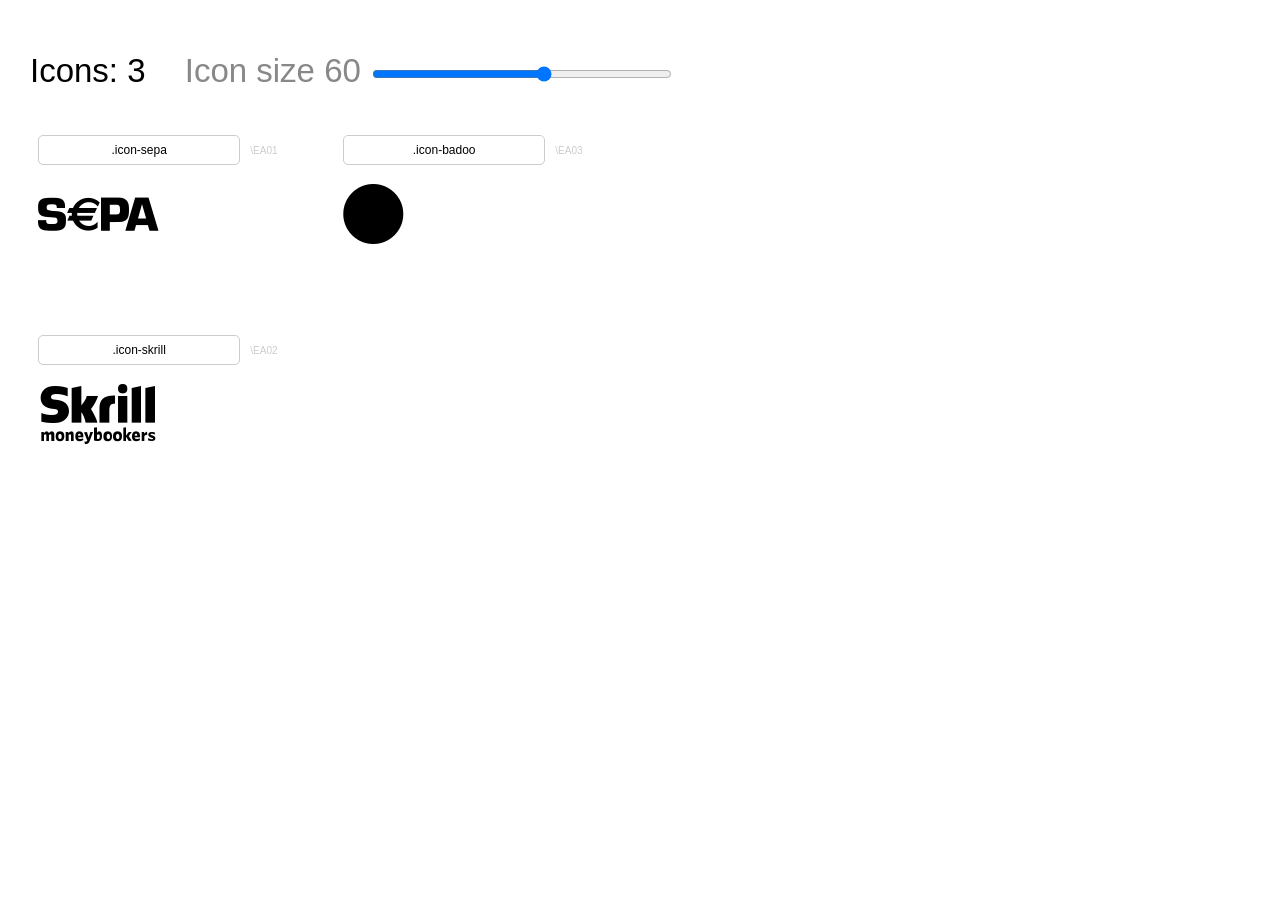
<file: icons.html>
<!DOCTYPE html>
<html>
<head>
  <meta charset="utf-8">
  <meta http-equiv="X-UA-Compatible" content="IE=edge">
  <title>Iconfont Preview</title>
  <style type="text/css" media="all">
  	body{
  		font-family: Helvetica, Arial,sans-serif;
  		padding: 30px;
  		margin: 0;
  	}
    @font-face {
      font-family: "svgfont";
      src: url('css/fonts/svgfont.eot');
      src: url('css/fonts/svgfont.eot?#iefix') format('eot'),
        url('css/fonts/svgfont.woff2') format('woff2'),
        url('css/fonts/svgfont.woff') format('woff'),
        url('css/fonts/svgfont.ttf') format('truetype');
      font-weight: normal;
      font-style: normal;
    }
    h1 {
      text-align: left;
      font-weight: normal;
      font-size: 33px;
      font-weight: 100;
      margin-bottom: 45px;
    }
    .size{
    	margin-left: 30px;
    	color: #888;
    }
    .size input{
    	width: 300px;
    }
    .icons-list {
      list-style-type: none;
      margin: 0;
      padding: 0;
      font-size: 0;
      text-align: center;
      -webkit-columns: 4;
    }
    .icon-box {
      display: inline-block;
      vertical-align: middle;
      min-width: 200px;
      min-height: 200px;
      border-radius: 5px;
    }
    .icon-container {
      min-height: 100px;
      text-align: center;
      font-size: 60px;
      text-align: left;
      padding-top: 10px;
    }
    .icon-box input {
      display: inline-block;
      vertical-align: top;
      width: 100%;
      box-sizing: border-box;
      font-size: 12px;
      border-radius: 5px;
      height: 30px;
      padding: 0;
      text-align: center;
      border: 1px solid #CCC;
      -webkit-appearance: none;
    }
    .icon-box .icon-class-name {
      width: 70%;
    }
    .icon-box .icon-unicode {
      width: 30%;
      font-size: 10px;
      color: #ccc;
      border: none;
      text-align: left;
      padding-left: 10px;
    }
    .icon {
      font-family: "svgfont";
      display: inline-block;
      vertical-align: middle;
      font-style: normal;
      font-weight: normal;
      text-rendering: auto;
      speak: none;
      min-width: 1em;
      line-height: 1;
      -webkit-font-smoothing: antialiased;
      -moz-osx-font-smoothing: grayscale;
    }
    
    .icon-sepa:before {
      content: "\EA01";
    }
    .icon-skrill:before {
      content: "\EA02";
    }
    .icon-badoo:before {
      content: "\EA03";
    }
  </style>
</head>
<body>
  <h1>Icons: <span id="count"></span>
	<label class="size">
	  Icon size <span id="change-value">60</span>
	  <input type="range" id="change-size" min="5" max="100" value="60">
	</label>
  </h1>

  <ul class="icons-list">
    
    <li class="icon-box">
      <input class="icon-class-name autoselect" type="text" value=".icon-sepa" readonly>
      <input class="icon-unicode autoselect" type="text" value="\EA01" readonly>
      <div class="icon-container">
        <i class="icon icon-sepa"></i>
      </div>
    </li>
    
    <li class="icon-box">
      <input class="icon-class-name autoselect" type="text" value=".icon-skrill" readonly>
      <input class="icon-unicode autoselect" type="text" value="\EA02" readonly>
      <div class="icon-container">
        <i class="icon icon-skrill"></i>
      </div>
    </li>
    
    <li class="icon-box">
      <input class="icon-class-name autoselect" type="text" value=".icon-badoo" readonly>
      <input class="icon-unicode autoselect" type="text" value="\EA03" readonly>
      <div class="icon-container">
        <i class="icon icon-badoo"></i>
      </div>
    </li>
    
  </ul>

  <script>
    var change = document.getElementById('change-size');
    var changevalue = document.getElementById('change-value');
    var count = document.getElementById('count');
    var autoselect = document.getElementsByClassName('autoselect');
    var icons = document.getElementsByClassName('icon');
    Array.prototype.forEach.call(autoselect, function(el) {
      el.onclick = function() {
        this.focus();
        this.select();
      };
    });
    change.onchange = function() {
      val = this.value;
      changevalue.innerHTML = val;
      Array.prototype.forEach.call(icons, function(el) {
        el.style.fontSize = val + 'px';
      });
    }

    count.innerHTML = icons.length;
  </script>
</body>
</html>
</file>
